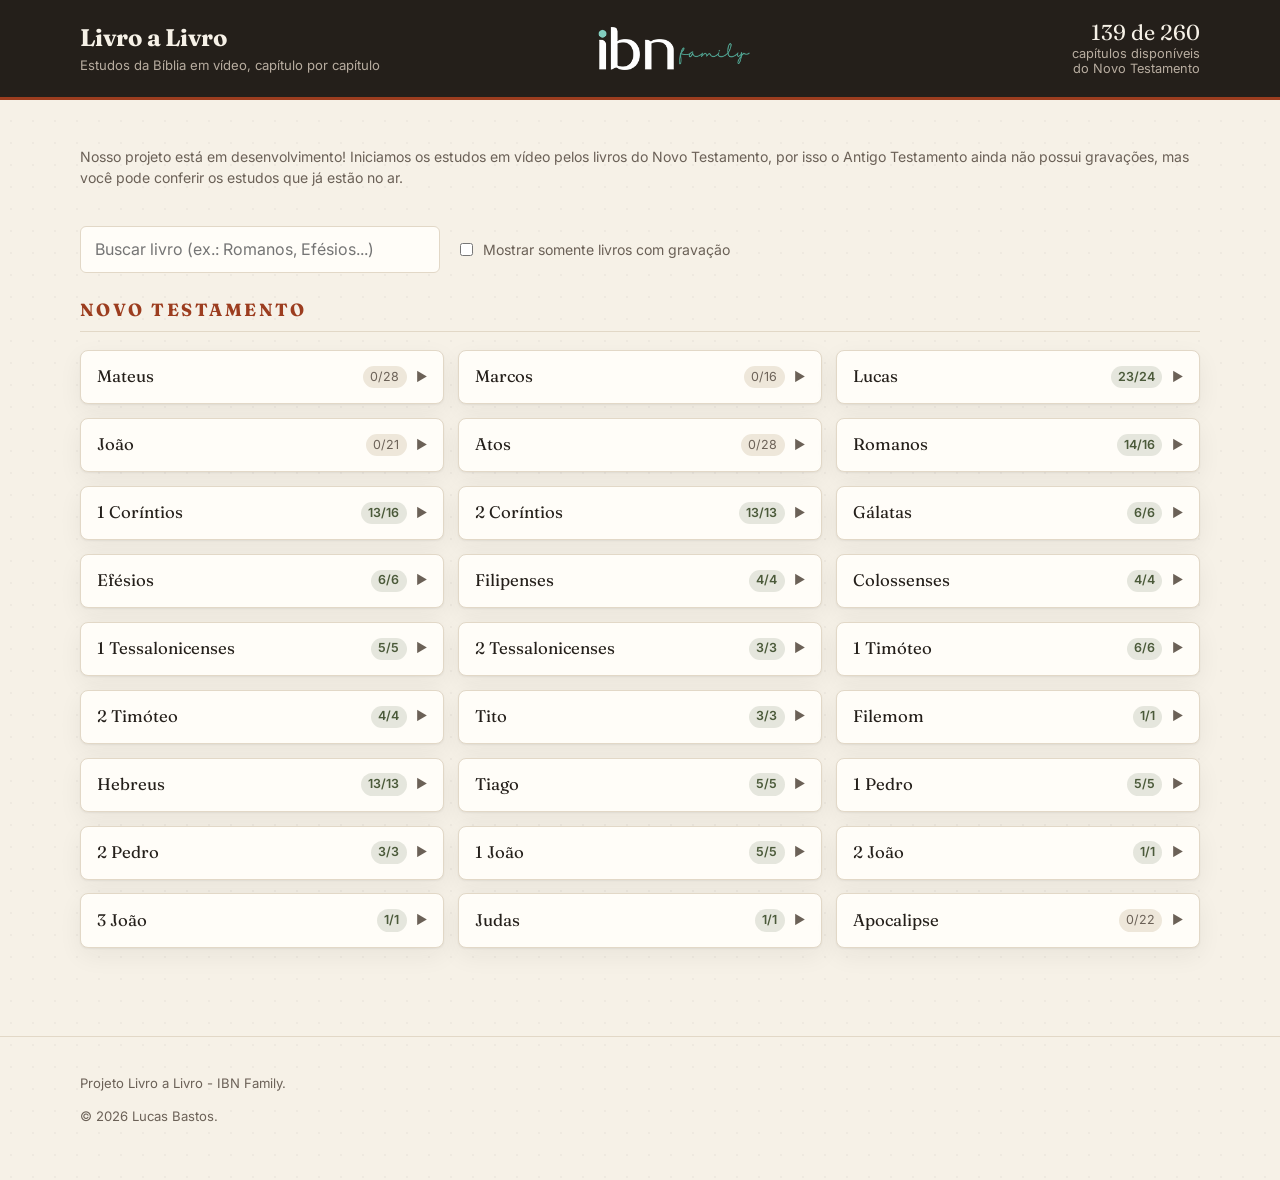
<file: index.html>
<!doctype html>
<html lang="pt-BR">

<head>
  <!-- Google tag (gtag.js) -->
  <script async src="https://www.googletagmanager.com/gtag/js?id=G-H814XLMX6Z"></script>
  <script>
    window.dataLayer = window.dataLayer || [];
    function gtag() { dataLayer.push(arguments); }
    gtag('js', new Date());

    gtag('config', 'G-H814XLMX6Z');
  </script>
  <meta charset="utf-8" />
  <meta name="viewport" content="width=device-width, initial-scale=1" />
  <title>Livro a Livro - IBN Family</title>
  <!--<meta name="description"
    content="Assista aos estudos do projeto Livro a Livro: navegue pelo Antigo e Novo Testamento e abra o vídeo de cada capítulo da Bíblia." />
  <meta property="og:title" content="Livro a Livro - Estudos da Bíblia em vídeo, capítulo por capítulo" />
  <meta property="og:description"
    content="Navegue pelos 66 livros da Bíblia e assista ao estudo em vídeo de cada capítulo gravado." />-->
  <meta property="og:type" content="website" />
  <meta name="twitter:card" content="summary_large_image" />
  <link rel="icon" href="https://ibnfamily.com.br/wp-content/uploads/2024/03/cropped-favicon-ibn-32x32.png"
    type="image/x-icon" />
  <link rel="stylesheet"
    href="https://fonts.googleapis.com/css2?family=Fraunces:opsz,wght@9..144,500;9..144,700&family=Inter:wght@400;500;600&display=swap" />
  <link rel="stylesheet" href="assets/css/styles.css" />
</head>

<body>
  <header class="topo">
    <div class="wrap topo-inner">
      <div class="marca">
        <div>
          <h1>Livro a Livro</h1>
          <p class="marca-sub">Estudos da Bíblia em vídeo, capítulo por capítulo</p>
        </div>
      </div>
      <a href="https://ibnfamily.com.br" target="blank">
        <div class="marca">
          <img src="assets/img/logo-ibn-sm-light.png" style="width: 60%;" alt="Livro a Livro">
          <!--<span class="marca-selo">LL</span>
        <div>
          <h1>Livro a Livro</h1>
          <p class="marca-sub">Estudos da Bíblia, capítulo por capítulo</p>
        </div>
        -->
        </div>
      </a>
      <div class="progresso" id="progresso" aria-live="polite">
        <span class="progresso-num" id="progresso-num">—</span>
        <span class="progresso-txt">capítulos disponíveis </br>do Novo Testamento</span>
      </div>
    </div>
  </header>

  <main class="wrap conteudo">
    <p class="filtro">
      Nosso projeto está em desenvolvimento!
      Iniciamos os estudos em vídeo pelos livros do Novo Testamento, por isso o Antigo Testamento ainda não possui
      gravações, mas você pode conferir os estudos que já estão no ar.
    </p></br>
    <div class="controles">
      <label class="busca">
        <span class="sr-only">Buscar livro</span>
        <input id="busca" type="search" placeholder="Buscar livro (ex.: Romanos, Efésios...)" autocomplete="off" />
      </label>
      <label class="filtro">
        <input type="checkbox" id="somente-gravados" />
        <span>Mostrar somente livros com gravação</span>
      </label>
    </div>

    <p class="aviso" id="estado">Carregando...</p>

    <section class="testamento" id="sec-antigo" hidden>
      <h2 class="testamento-titulo">Antigo Testamento</h2>
      <div class="livros" id="lista-antigo"></div>
    </section>

    <section class="testamento" id="sec-novo" hidden>
      <h2 class="testamento-titulo">Novo Testamento</h2>
      <div class="livros" id="lista-novo"></div>
    </section>
  </main>

  <footer class="rodape">
    <div class="wrap">
      <p>Projeto Livro a Livro - IBN Family.</p>
      <p>© 2026 Lucas Bastos.</p>
    </div>
  </footer>

  <div class="modal" id="modal" hidden>
    <div class="modal-fundo" data-fechar></div>
    <div class="modal-caixa" role="dialog" aria-modal="true" aria-labelledby="modal-titulo">
      <div class="modal-topo">
        <h3 id="modal-titulo">Capítulo</h3>
        <button class="botao-fechar" type="button" data-fechar aria-label="Fechar">×</button>
      </div>
      <div class="modal-video">
        <iframe id="player" title="Vídeo do estudo"
          allow="accelerometer; autoplay; clipboard-write; encrypted-media; gyroscope; picture-in-picture; web-share"
          allowfullscreen></iframe>
      </div>
      <div class="modal-partes" id="modal-partes"></div>
      <div class="modal-acoes">
        <a id="link-youtube" class="botao-primario" href="#" target="_blank" rel="noopener noreferrer">
          Abrir no YouTube
        </a>
      </div>
    </div>
  </div>

  <script src="assets/js/app.js"></script>
</body>

</html>
</file>
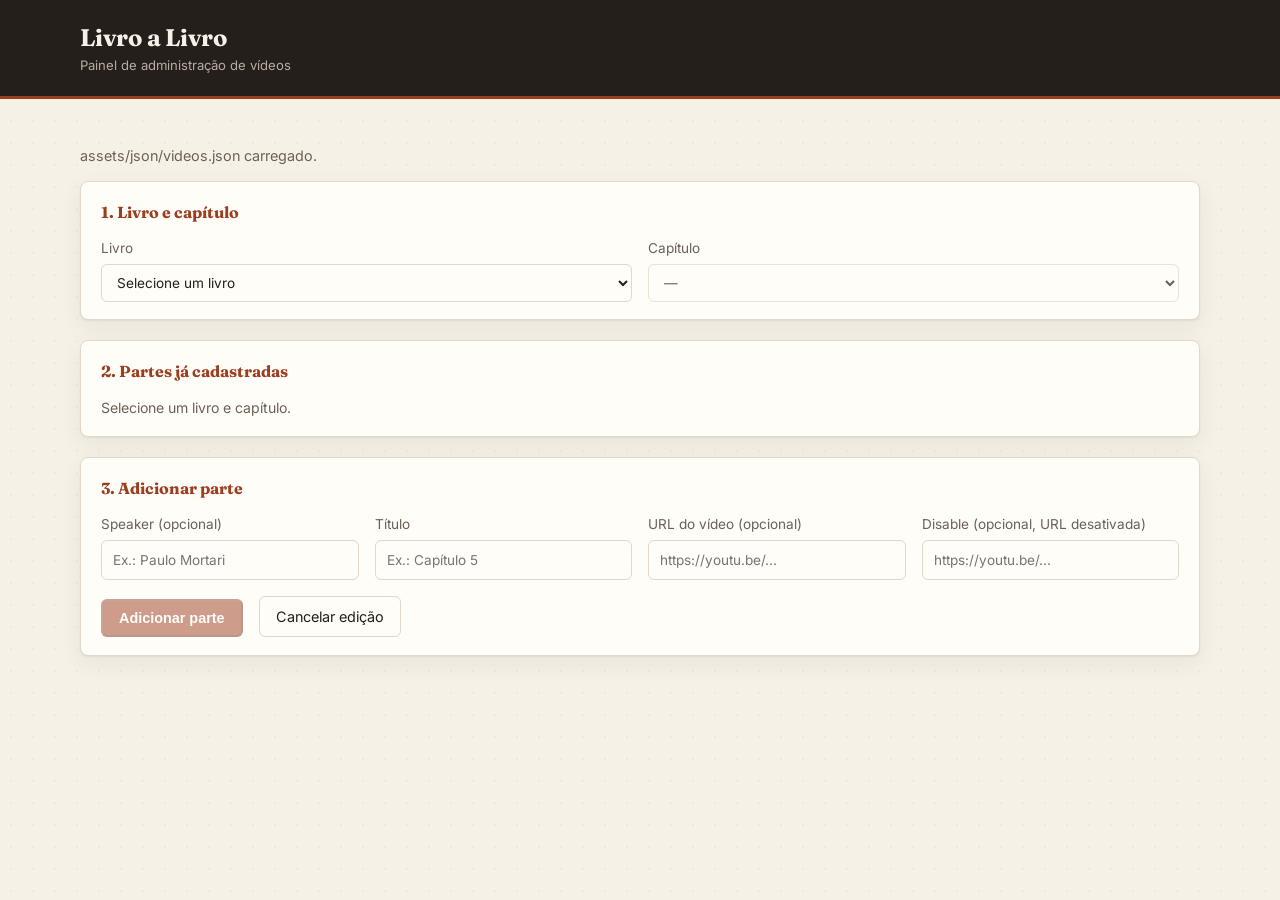
<file: admin/index.html>
<!doctype html>
<html lang="pt-BR">

<head>
    <meta charset="utf-8" />
    <meta name="viewport" content="width=device-width, initial-scale=1" />
    <title>Admin - Livro a Livro</title>
    <link rel="icon" href="https://ibnfamily.com.br/wp-content/uploads/2024/03/cropped-favicon-ibn-32x32.png"
        type="image/x-icon" />
    <link rel="stylesheet"
        href="https://fonts.googleapis.com/css2?family=Fraunces:opsz,wght@9..144,500;9..144,700&family=Inter:wght@400;500;600&display=swap" />
    <link rel="stylesheet" href="../assets/css/styles.css" />
    <link rel="stylesheet" href="admin.css" />
</head>

<body>
    <header class="topo">
        <div class="wrap topo-inner">
            <div class="marca">
                <div>
                    <h1>Livro a Livro</h1>
                    <p class="marca-sub">Painel de administração de vídeos</p>
                </div>
            </div>
        </div>
    </header>

    <main class="wrap conteudo">
        <p class="aviso" id="status-arquivo">Carregando assets/json/videos.json...</p>

        <section class="admin-bloco">
            <h2 class="admin-titulo">1. Livro e capítulo</h2>
            <div class="admin-linha">
                <label class="admin-campo">
                    <span>Livro</span>
                    <select id="select-livro" disabled>
                        <option value="">Carregando...</option>
                    </select>
                </label>
                <label class="admin-campo">
                    <span>Capítulo</span>
                    <select id="select-capitulo" disabled>
                        <option value="">—</option>
                    </select>
                </label>
            </div>
        </section>

        <section class="admin-bloco">
            <h2 class="admin-titulo">2. Partes já cadastradas</h2>
            <ul class="admin-lista-partes" id="lista-partes">
                <li class="admin-lista-vazia">Selecione um livro e capítulo.</li>
            </ul>
        </section>

        <section class="admin-bloco">
            <h2 class="admin-titulo">3. Adicionar parte</h2>
            <form class="admin-form" id="form-parte">
                <label class="admin-campo">
                    <span>Speaker (opcional)</span>
                    <input type="text" id="campo-speaker" placeholder="Ex.: Paulo Mortari" />
                </label>
                <label class="admin-campo">
                    <span>Título</span>
                    <input type="text" id="campo-titulo" placeholder="Ex.: Capítulo 5" required />
                </label>
                <label class="admin-campo">
                    <span>URL do vídeo (opcional)</span>
                    <input type="url" id="campo-url" placeholder="https://youtu.be/..." />
                </label>
                <label class="admin-campo">
                    <span>Disable (opcional, URL desativada)</span>
                    <input type="url" id="campo-disable" placeholder="https://youtu.be/..." />
                </label>
                <button type="submit" class="botao-primario" id="btn-adicionar" disabled>Adicionar parte</button>
                <button type="button" class="botao-secundario" id="btn-cancelar-edicao" hidden>Cancelar edição</button>
            </form>
        </section>
    </main>

    <script src="admin.js"></script>
</body>

</html>
</file>
<file: assets/css/styles.css>
:root {
    --papel: #f6f1e7;
    --papel-2: #fffdf8;
    --tinta: #241f1a;
    --tinta-suave: #6b6157;
    --linha: #e2d8c7;
    --brasa: #9c3d1f;
    --brasa-clara: #c25c34;
    --oliva: #4b5a3a;
    --cinza: #cfc7ba;
    --sombra: 0 1px 2px rgba(36, 31, 26, 0.06), 0 8px 24px rgba(36, 31, 26, 0.06);
}

* {
    box-sizing: border-box;
}

body {
    margin: 0;
    background: var(--papel);
    color: var(--tinta);
    font-family: Inter, system-ui, -apple-system, sans-serif;
    font-size: 16px;
    line-height: 1.5;
    background-image: radial-gradient(rgba(36, 31, 26, 0.035) 1px, transparent 1px);
    background-size: 22px 22px;
}

.wrap {
    width: min(1120px, 100% - 2rem);
    margin-inline: auto;
}

.sr-only {
    position: absolute;
    width: 1px;
    height: 1px;
    overflow: hidden;
    clip: rect(0 0 0 0);
    white-space: nowrap;
}

/* Topo */
.topo {
    background: var(--tinta);
    color: var(--papel);
    border-bottom: 3px solid var(--brasa);
}

.topo-inner {
    display: flex;
    align-items: center;
    justify-content: space-between;
    gap: 1rem;
    padding: 1.25rem 0;
    flex-wrap: wrap;
}

.marca {
    display: flex;
    align-items: center;
    gap: 0.9rem;
}

.marca-selo {
    width: 46px;
    height: 46px;
    display: grid;
    place-items: center;
    border-radius: 4px;
    background: var(--brasa);
    color: #fff;
    font-family: Fraunces, Georgia, serif;
    font-weight: 700;
    letter-spacing: 0.02em;
}

.marca h1 {
    margin: 0;
    font-family: Fraunces, Georgia, serif;
    font-size: 1.5rem;
    letter-spacing: -0.01em;
}

.marca-sub {
    margin: 0;
    font-size: 0.82rem;
    color: #b8ada0;
}

.progresso {
    text-align: right;
    font-size: 0.8rem;
    color: #b8ada0;
    line-height: 1.2;
}

.progresso-num {
    display: block;
    font-family: Fraunces, Georgia, serif;
    font-size: 1.35rem;
    color: var(--papel);
}

/* Controles */
.conteudo {
    padding: 2rem 0 3rem;
}

.controles {
    display: flex;
    gap: 1rem;
    align-items: center;
    flex-wrap: wrap;
    margin-bottom: 1.5rem;
}

.busca input {
    width: min(360px, 80vw);
    padding: 0.65rem 0.9rem;
    border: 1px solid var(--linha);
    border-radius: 6px;
    background: var(--papel-2);
    font: inherit;
    color: inherit;
}

.busca input:focus {
    outline: 2px solid var(--brasa-clara);
    outline-offset: 1px;
}

.filtro {
    display: flex;
    align-items: center;
    gap: 0.45rem;
    font-size: 0.88rem;
    color: var(--tinta-suave);
    cursor: pointer;
}

.aviso {
    color: var(--tinta-suave);
    font-size: 0.9rem;
}

/* Testamentos */
.testamento {
    margin-bottom: 2.5rem;
}

.testamento-titulo {
    font-family: Fraunces, Georgia, serif;
    font-size: 1.1rem;
    text-transform: uppercase;
    letter-spacing: 0.14em;
    color: var(--brasa);
    border-bottom: 1px solid var(--linha);
    padding-bottom: 0.5rem;
    margin: 0 0 1.1rem;
}

.livros {
    display: grid;
    grid-template-columns: repeat(auto-fill, minmax(280px, 1fr));
    gap: 0.85rem;
    align-items: start;
}

.livro {
    background: var(--papel-2);
    border: 1px solid var(--linha);
    border-radius: 8px;
    box-shadow: var(--sombra);
    overflow: hidden;
    scroll-margin-top: 3rem;
}

.livro.aberto {
    grid-column: 1 / -1;
}

.livro-cabecalho {
    width: 100%;
    display: flex;
    align-items: center;
    justify-content: space-between;
    gap: 0.75rem;
    padding: 0.85rem 1rem;
    background: none;
    border: 0;
    font: inherit;
    text-align: left;
    cursor: pointer;
    color: inherit;
}

.livro-cabecalho:hover {
    background: #faf5ec;
}

.livro-nome {
    font-family: Fraunces, Georgia, serif;
    font-size: 1.05rem;
}

.livro-meta {
    display: flex;
    align-items: center;
    gap: 0.6rem;
    font-size: 0.78rem;
    color: var(--tinta-suave);
}

.pastilha {
    padding: 0.12rem 0.45rem;
    border-radius: 999px;
    background: #eee7da;
    white-space: nowrap;
}

.pastilha.ativa {
    background: rgba(75, 90, 58, 0.14);
    color: var(--oliva);
    font-weight: 600;
}

.seta {
    transition: transform 0.18s ease;
    color: var(--tinta-suave);
}

.livro.aberto .seta {
    transform: rotate(90deg);
}

.capitulos {
    display: none;
    flex-wrap: wrap;
    gap: 0.4rem;
    padding: 0 1rem 1rem;
    border-top: 1px dashed var(--linha);
    padding-top: 0.85rem;
}

.livro.aberto .capitulos {
    display: flex;
}

.cap {
    position: relative;
    min-width: 44px;
    padding: 0.42rem 0.5rem;
    border-radius: 6px;
    border: 1px solid var(--linha);
    background: #f2ece1;
    color: #a79c8e;
    font: inherit;
    font-size: 0.9rem;
    font-variant-numeric: tabular-nums;
    text-align: center;
    cursor: not-allowed;
}

.cap.tem-video {
    background: var(--brasa);
    border-color: var(--brasa);
    color: #fff;
    cursor: pointer;
    font-weight: 600;
}

.cap.tem-video:hover {
    background: var(--brasa-clara);
}

.cap .partes {
    position: absolute;
    top: -6px;
    right: -6px;
    background: var(--oliva);
    color: #fff;
    font-size: 0.62rem;
    line-height: 1;
    padding: 0.16rem 0.3rem;
    border-radius: 999px;
}

/* Rodapé */
.rodape {
    border-top: 1px solid var(--linha);
    padding: 1.5rem 0 2.5rem;
    font-size: 0.82rem;
    color: var(--tinta-suave);
}

/* Modal */
.modal {
    position: fixed;
    inset: 0;
    z-index: 50;
    display: grid;
    place-items: center;
    padding: 1rem;
}

.modal[hidden] {
    display: none;
}

.modal-fundo {
    position: absolute;
    inset: 0;
    background: rgba(24, 20, 16, 0.72);
}

.modal-caixa {
    position: relative;
    width: min(900px, 100%);
    background: var(--papel-2);
    border-radius: 10px;
    border: 1px solid var(--linha);
    box-shadow: 0 24px 60px rgba(0, 0, 0, 0.35);
    overflow: hidden;
}

.modal-topo {
    display: flex;
    align-items: center;
    justify-content: space-between;
    padding: 0.85rem 1rem;
    border-bottom: 1px solid var(--linha);
}

.modal-topo h3 {
    margin: 0;
    font-family: Fraunces, Georgia, serif;
    font-size: 1.05rem;
}

.botao-fechar {
    border: 0;
    background: none;
    font-size: 1.6rem;
    line-height: 1;
    cursor: pointer;
    color: var(--tinta-suave);
}

.modal-video {
    aspect-ratio: 16 / 9;
    background: #000;
}

.modal-video iframe {
    width: 100%;
    height: 100%;
    border: 0;
    display: block;
}

.modal-partes {
    display: flex;
    gap: 0.4rem;
    flex-wrap: wrap;
    padding: 0.75rem 1rem 0;
}

.modal-partes:empty {
    display: none;
}

.parte {
    padding: 0.35rem 0.7rem;
    border-radius: 999px;
    border: 1px solid var(--linha);
    background: #f2ece1;
    font: inherit;
    font-size: 0.85rem;
    cursor: pointer;
    color: var(--tinta-suave);
}

.parte[aria-pressed="true"] {
    background: var(--tinta);
    border-color: var(--tinta);
    color: var(--papel);
}

.modal-acoes {
    padding: 0.85rem 1rem 1rem;
}

.botao-primario {
    display: inline-block;
    padding: 0.55rem 1rem;
    border-radius: 6px;
    background: var(--brasa);
    color: #fff;
    text-decoration: none;
    font-size: 0.9rem;
    font-weight: 600;
}

.botao-primario:hover {
    background: var(--brasa-clara);
}

@media (max-width: 560px) {
    .progresso {
        text-align: left;
    }
}
</file>
<file: admin/admin.css>
/* Estilos exclusivos do painel admin.html */

.admin-bloco {
    background: var(--papel-2);
    border: 1px solid var(--linha);
    border-radius: 8px;
    box-shadow: var(--sombra);
    padding: 1.1rem 1.25rem;
    margin-bottom: 1.25rem;
}

.admin-titulo {
    font-family: Fraunces, Georgia, serif;
    font-size: 1rem;
    margin: 0 0 0.9rem;
    color: var(--brasa);
}

.admin-arquivo {
    display: flex;
    align-items: center;
    gap: 0.9rem;
    flex-wrap: wrap;
}

.admin-status {
    font-size: 0.85rem;
    color: var(--tinta-suave);
}

.admin-linha {
    display: flex;
    gap: 1rem;
    flex-wrap: wrap;
}

.admin-form {
    display: flex;
    gap: 1rem;
    flex-wrap: wrap;
    align-items: end;
}

.admin-campo {
    display: flex;
    flex-direction: column;
    gap: 0.35rem;
    font-size: 0.85rem;
    color: var(--tinta-suave);
    flex: 1 1 220px;
}

.admin-campo select,
.admin-campo input {
    padding: 0.55rem 0.7rem;
    border: 1px solid var(--linha);
    border-radius: 6px;
    background: var(--papel-2);
    font: inherit;
    color: var(--tinta);
}

.admin-campo select:focus,
.admin-campo input:focus {
    outline: 2px solid var(--brasa-clara);
    outline-offset: 1px;
}

.botao-secundario {
    display: inline-block;
    padding: 0.55rem 1rem;
    border-radius: 6px;
    background: none;
    border: 1px solid var(--linha);
    color: var(--tinta);
    font: inherit;
    font-size: 0.9rem;
    cursor: pointer;
}

.botao-secundario:disabled,
.botao-primario:disabled {
    opacity: 0.5;
    cursor: not-allowed;
}

.admin-lista-partes {
    list-style: none;
    margin: 0;
    padding: 0;
    display: flex;
    flex-direction: column;
    gap: 0.5rem;
}

.admin-lista-vazia {
    color: var(--tinta-suave);
    font-size: 0.88rem;
}

.admin-parte {
    display: flex;
    align-items: center;
    justify-content: space-between;
    gap: 0.75rem;
    padding: 0.6rem 0.8rem;
    border: 1px solid var(--linha);
    border-radius: 6px;
    background: #f2ece1;
    font-size: 0.85rem;
    cursor: grab;
}

.admin-parte.arrastando {
    opacity: 0.5;
}

.admin-parte-alca {
    color: var(--tinta-suave);
    font-size: 1.1rem;
    line-height: 1;
    user-select: none;
}

.admin-parte-info {
    flex: 1;
}

.admin-parte-info b {
    font-family: Fraunces, Georgia, serif;
}

.admin-parte-info small {
    display: block;
    color: var(--tinta-suave);
}

.admin-parte-acoes {
    display: flex;
    gap: 0.6rem;
    flex-shrink: 0;
}

.admin-parte-editar {
    border: 0;
    background: none;
    color: var(--oliva);
    cursor: pointer;
    font-size: 0.85rem;
    white-space: nowrap;
}

.admin-parte-remover {
    border: 0;
    background: none;
    color: var(--brasa);
    cursor: pointer;
    font-size: 0.85rem;
    white-space: nowrap;
}
</file>
